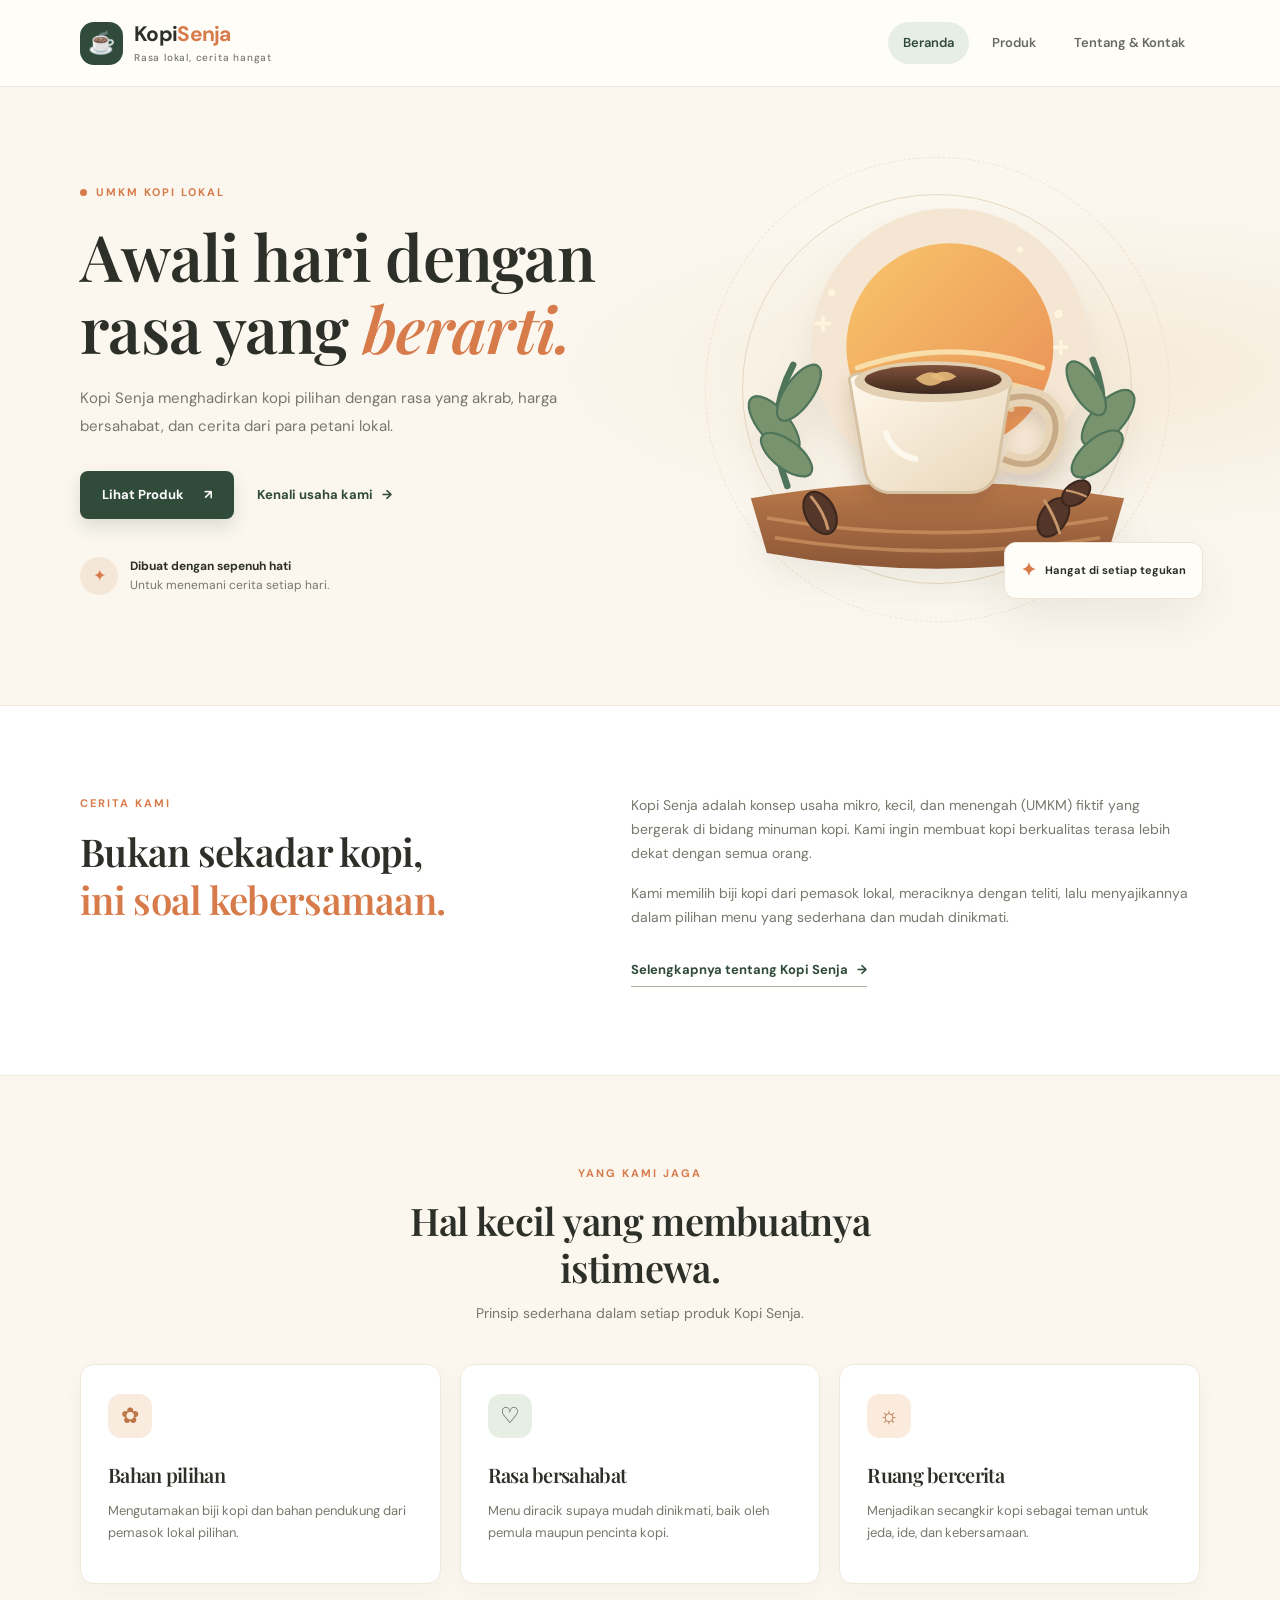
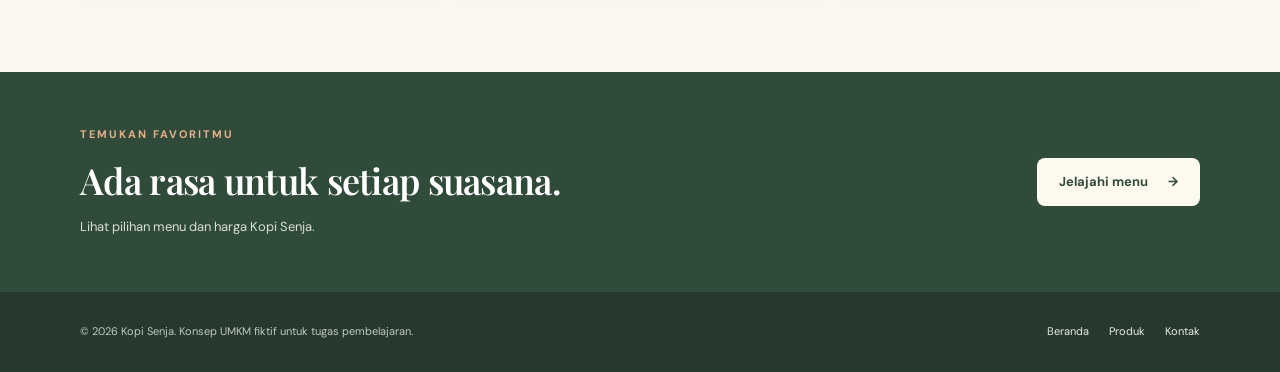
<file: index.html>
<!DOCTYPE html>
<html lang="id">
<head>
    <meta charset="UTF-8">
    <meta name="viewport" content="width=device-width, initial-scale=1.0">
    <meta name="description" content="Profil Kopi Senja, UMKM kopi lokal dengan cita rasa hangat dan bahan pilihan.">
    <title>Kopi Senja | Profil UMKM Kopi Lokal</title>
    <link rel="stylesheet" href="css/style.css">
</head>
<body>
    <header class="site-header">
        <div class="container header-inner">
            <a class="brand" href="index.html" aria-label="Kopi Senja, halaman utama">
                <span class="brand-mark" aria-hidden="true">☕</span>
                <span>Kopi<span class="brand-accent">Senja</span><small>Rasa lokal, cerita hangat</small></span>
            </a>
            <nav class="main-nav" aria-label="Navigasi utama">
                <a class="active" href="index.html" aria-current="page">Beranda</a>
                <a href="produk.html">Produk</a>
                <a href="kontak.html">Tentang & Kontak</a>
            </nav>
        </div>
    </header>

    <main>
        <section class="hero section-space">
            <div class="container hero-grid">
                <div class="hero-copy">
                    <p class="eyebrow"><span class="eyebrow-dot"></span> UMKM KOPI LOKAL</p>
                    <h1>Awali hari dengan rasa yang <span>berarti.</span></h1>
                    <p class="hero-description">Kopi Senja menghadirkan kopi pilihan dengan rasa yang akrab, harga bersahabat, dan cerita dari para petani lokal.</p>
                    <div class="hero-actions">
                        <a class="button button-primary" href="produk.html">Lihat Produk <span aria-hidden="true">↗</span></a>
                        <a class="text-link" href="kontak.html">Kenali usaha kami <span aria-hidden="true">→</span></a>
                    </div>
                    <div class="hero-note">
                        <span class="note-icon" aria-hidden="true">✦</span>
                        <p><strong>Dibuat dengan sepenuh hati</strong><br><span>Untuk menemani cerita setiap hari.</span></p>
                    </div>
                </div>
                <div class="hero-art-wrap">
                    <div class="art-orbit orbit-one"></div>
                    <div class="art-orbit orbit-two"></div>
                    <img class="hero-art" src="assets/kopi-senja.svg" alt="Ilustrasi secangkir kopi, biji kopi, dan matahari senja">
                    <div class="art-label"><span class="label-star" aria-hidden="true">✦</span><span>Hangat di setiap tegukan</span></div>
                </div>
            </div>
        </section>

        <section class="intro-section section-space">
            <div class="container intro-grid">
                <div>
                    <p class="eyebrow">CERITA KAMI</p>
                    <h2>Bukan sekadar kopi,<br><span>ini soal kebersamaan.</span></h2>
                </div>
                <div class="intro-copy">
                    <p>Kopi Senja adalah konsep usaha mikro, kecil, dan menengah (UMKM) fiktif yang bergerak di bidang minuman kopi. Kami ingin membuat kopi berkualitas terasa lebih dekat dengan semua orang.</p>
                    <p>Kami memilih biji kopi dari pemasok lokal, meraciknya dengan teliti, lalu menyajikannya dalam pilihan menu yang sederhana dan mudah dinikmati.</p>
                    <a class="underlined-link" href="kontak.html">Selengkapnya tentang Kopi Senja <span aria-hidden="true">→</span></a>
                </div>
            </div>
        </section>

        <section class="values-section section-space">
            <div class="container">
                <div class="section-heading">
                    <p class="eyebrow">YANG KAMI JAGA</p>
                    <h2>Hal kecil yang membuatnya istimewa.</h2>
                    <p>Prinsip sederhana dalam setiap produk Kopi Senja.</p>
                </div>
                <div class="value-grid">
                    <article class="value-card">
                        <span class="value-icon icon-cream" aria-hidden="true">✿</span>
                        <h3>Bahan pilihan</h3>
                        <p>Mengutamakan biji kopi dan bahan pendukung dari pemasok lokal pilihan.</p>
                    </article>
                    <article class="value-card">
                        <span class="value-icon icon-green" aria-hidden="true">♡</span>
                        <h3>Rasa bersahabat</h3>
                        <p>Menu diracik supaya mudah dinikmati, baik oleh pemula maupun pencinta kopi.</p>
                    </article>
                    <article class="value-card">
                        <span class="value-icon icon-orange" aria-hidden="true">☼</span>
                        <h3>Ruang bercerita</h3>
                        <p>Menjadikan secangkir kopi sebagai teman untuk jeda, ide, dan kebersamaan.</p>
                    </article>
                </div>
            </div>
        </section>

        <section class="cta-section">
            <div class="container cta-inner">
                <div>
                    <p class="eyebrow">TEMUKAN FAVORITMU</p>
                    <h2>Ada rasa untuk setiap suasana.</h2>
                    <p>Lihat pilihan menu dan harga Kopi Senja.</p>
                </div>
                <a class="button button-light" href="produk.html">Jelajahi menu <span aria-hidden="true">→</span></a>
            </div>
        </section>
    </main>

    <footer class="site-footer">
        <div class="container footer-inner">
            <p>© 2026 Kopi Senja. Konsep UMKM fiktif untuk tugas pembelajaran.</p>
            <div class="footer-links"><a href="index.html">Beranda</a><a href="produk.html">Produk</a><a href="kontak.html">Kontak</a></div>
        </div>
    </footer>
</body>
</html>
</file>
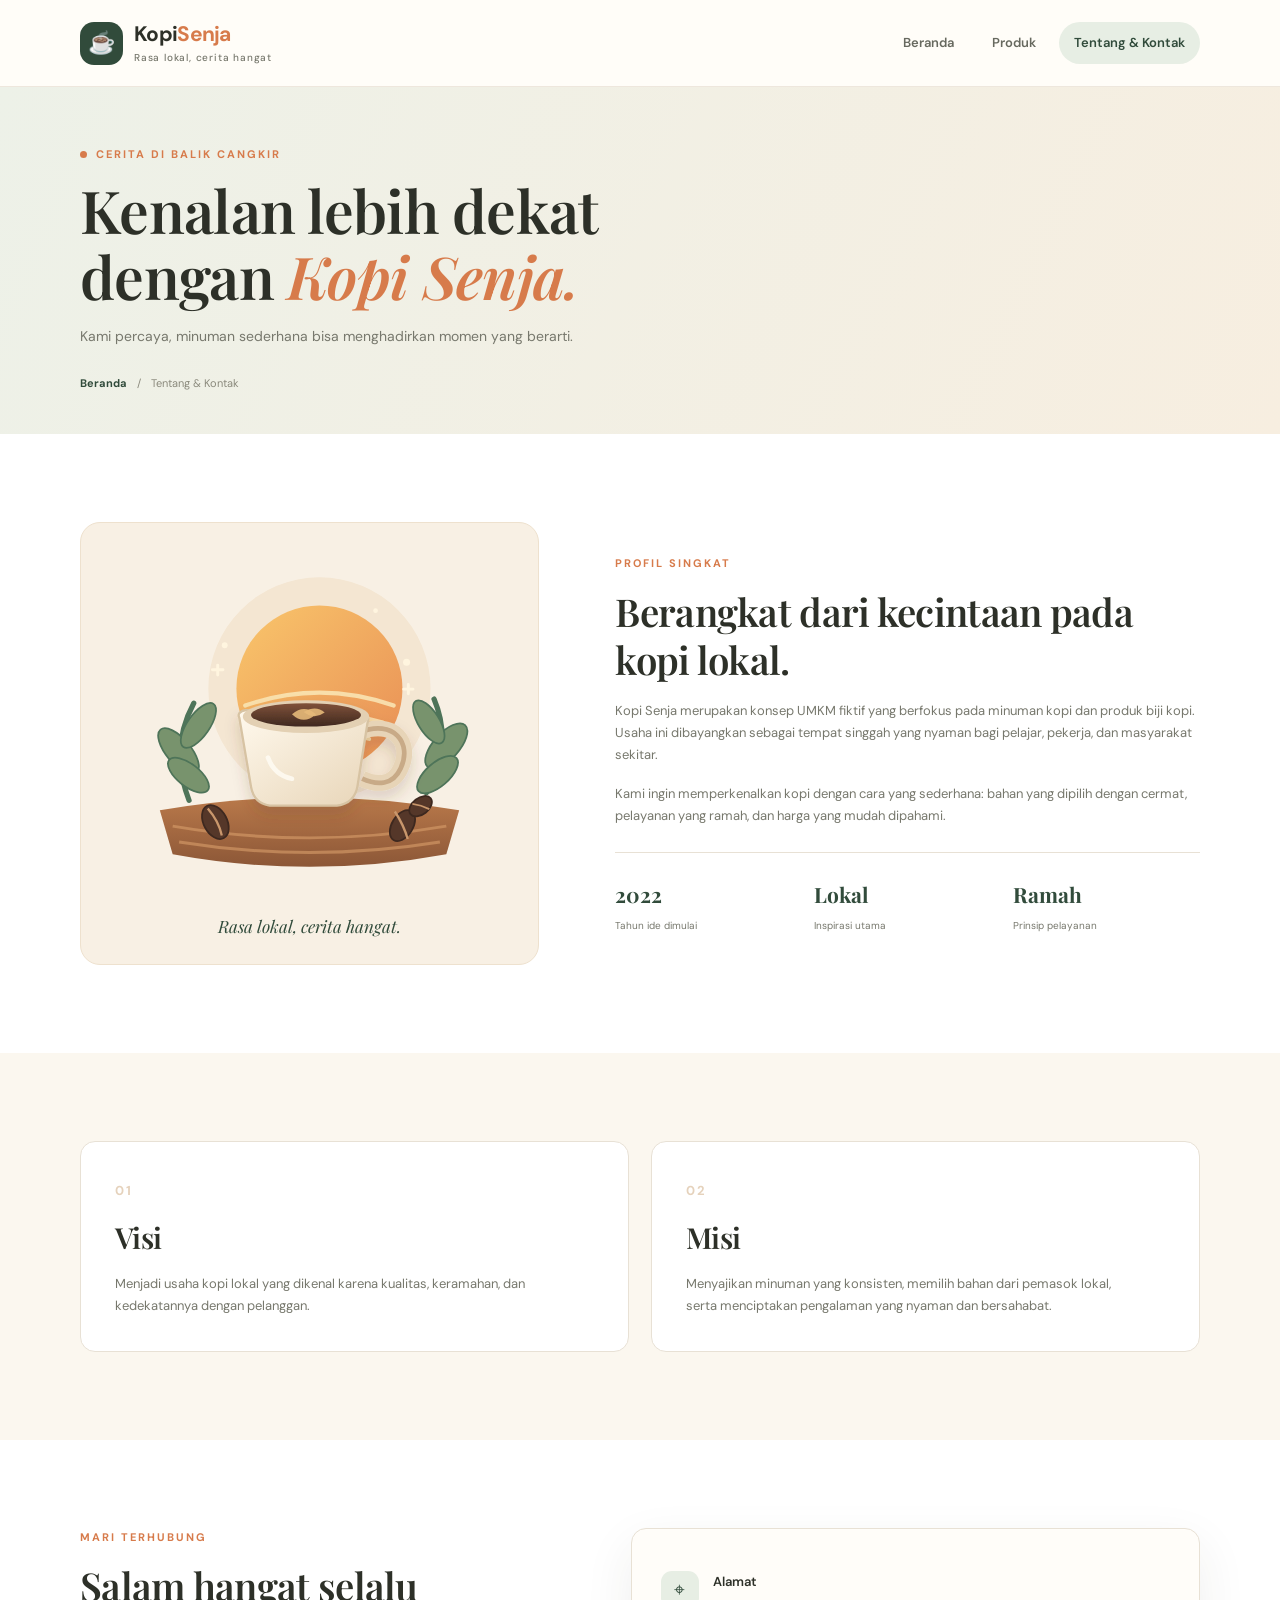
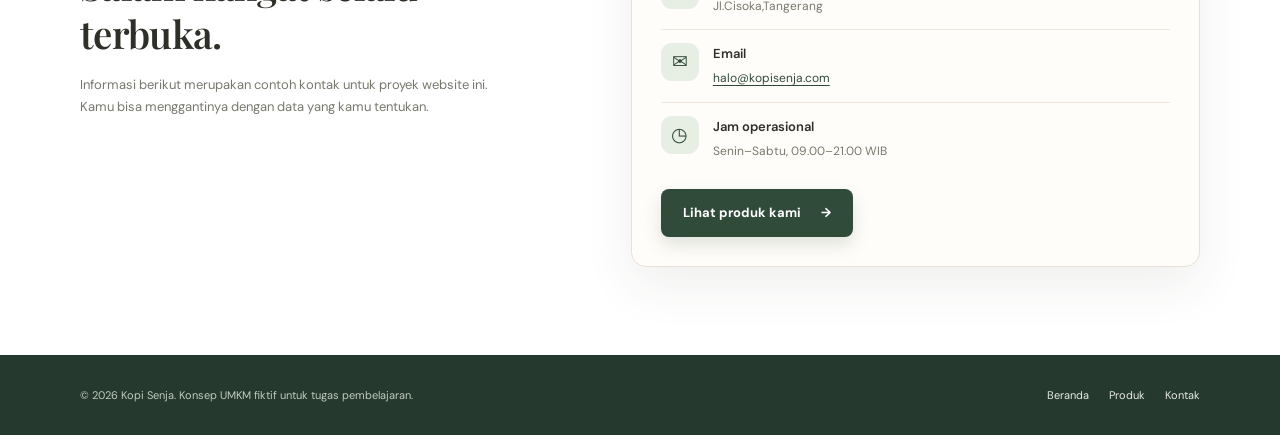
<file: kontak.html>
<!DOCTYPE html>
<html lang="id">
<head>
    <meta charset="UTF-8">
    <meta name="viewport" content="width=device-width, initial-scale=1.0">
    <meta name="description" content="Informasi profil, visi, misi, dan kontak Kopi Senja.">
    <title>Tentang & Kontak | Kopi Senja</title>
    <link rel="stylesheet" href="css/style.css">
</head>
<body>
    <header class="site-header">
        <div class="container header-inner">
            <a class="brand" href="index.html" aria-label="Kopi Senja, halaman utama">
                <span class="brand-mark" aria-hidden="true">☕</span>
                <span>Kopi<span class="brand-accent">Senja</span><small>Rasa lokal, cerita hangat</small></span>
            </a>
            <nav class="main-nav" aria-label="Navigasi utama">
                <a href="index.html">Beranda</a>
                <a href="produk.html">Produk</a>
                <a class="active" href="kontak.html" aria-current="page">Tentang & Kontak</a>
            </nav>
        </div>
    </header>

    <main>
        <section class="page-hero page-hero-green">
            <div class="container page-hero-inner">
                <p class="eyebrow"><span class="eyebrow-dot"></span> CERITA DI BALIK CANGKIR</p>
                <h1>Kenalan lebih dekat<br>dengan <span>Kopi Senja.</span></h1>
                <p>Kami percaya, minuman sederhana bisa menghadirkan momen yang berarti.</p>
                <div class="breadcrumb"><a href="index.html">Beranda</a><span aria-hidden="true">/</span><span>Tentang & Kontak</span></div>
            </div>
        </section>

        <section class="about-section section-space">
            <div class="container about-grid">
                <div class="about-art-card">
                    <img src="assets/kopi-senja.svg" alt="Ilustrasi identitas Kopi Senja berupa cangkir kopi dan matahari senja">
                    <p class="art-caption">Rasa lokal, cerita hangat.</p>
                </div>
                <div class="about-copy">
                    <p class="eyebrow">PROFIL SINGKAT</p>
                    <h2>Berangkat dari kecintaan pada kopi lokal.</h2>
                    <p>Kopi Senja merupakan konsep UMKM fiktif yang berfokus pada minuman kopi dan produk biji kopi. Usaha ini dibayangkan sebagai tempat singgah yang nyaman bagi pelajar, pekerja, dan masyarakat sekitar.</p>
                    <p>Kami ingin memperkenalkan kopi dengan cara yang sederhana: bahan yang dipilih dengan cermat, pelayanan yang ramah, dan harga yang mudah dipahami.</p>
                    <div class="stat-row">
                        <div><strong>2022</strong><span>Tahun ide dimulai</span></div>
                        <div><strong>Lokal</strong><span>Inspirasi utama</span></div>
                        <div><strong>Ramah</strong><span>Prinsip pelayanan</span></div>
                    </div>
                </div>
            </div>
        </section>

        <section class="mission-section section-space">
            <div class="container mission-grid">
                <article class="mission-card">
                    <span class="mission-number">01</span>
                    <h2>Visi</h2>
                    <p>Menjadi usaha kopi lokal yang dikenal karena kualitas, keramahan, dan kedekatannya dengan pelanggan.</p>
                </article>
                <article class="mission-card">
                    <span class="mission-number">02</span>
                    <h2>Misi</h2>
                    <p>Menyajikan minuman yang konsisten, memilih bahan dari pemasok lokal, serta menciptakan pengalaman yang nyaman dan bersahabat.</p>
                </article>
            </div>
        </section>

        <section class="contact-section section-space">
            <div class="container contact-grid">
                <div>
                    <p class="eyebrow">MARI TERHUBUNG</p>
                    <h2>Salam hangat selalu terbuka.</h2>
                    <p class="contact-lead">Informasi berikut merupakan contoh kontak untuk proyek website ini. Kamu bisa menggantinya dengan data yang kamu tentukan.</p>
                </div>
                <div class="contact-card">
                    <div class="contact-item"><span class="contact-icon" aria-hidden="true">⌖</span><div><h3>Alamat</h3><p>Jl.Cisoka,Tangerang</p></div></div>
                    <div class="contact-item"><span class="contact-icon" aria-hidden="true">✉</span><div><h3>Email</h3><p><a href="mailto:halo@kopisenja.example">halo@kopisenja.com</a></p></div></div>
                    <div class="contact-item"><span class="contact-icon" aria-hidden="true">◷</span><div><h3>Jam operasional</h3><p>Senin–Sabtu, 09.00–21.00 WIB</p></div></div>
                    <a class="button button-primary contact-button" href="produk.html">Lihat produk kami <span aria-hidden="true">→</span></a>
                </div>
            </div>
        </section>
    </main>

    <footer class="site-footer">
        <div class="container footer-inner">
            <p>© 2026 Kopi Senja. Konsep UMKM fiktif untuk tugas pembelajaran.</p>
            <div class="footer-links"><a href="index.html">Beranda</a><a href="produk.html">Produk</a><a href="kontak.html">Kontak</a></div>
        </div>
    </footer>
</body>
</html>
</file>
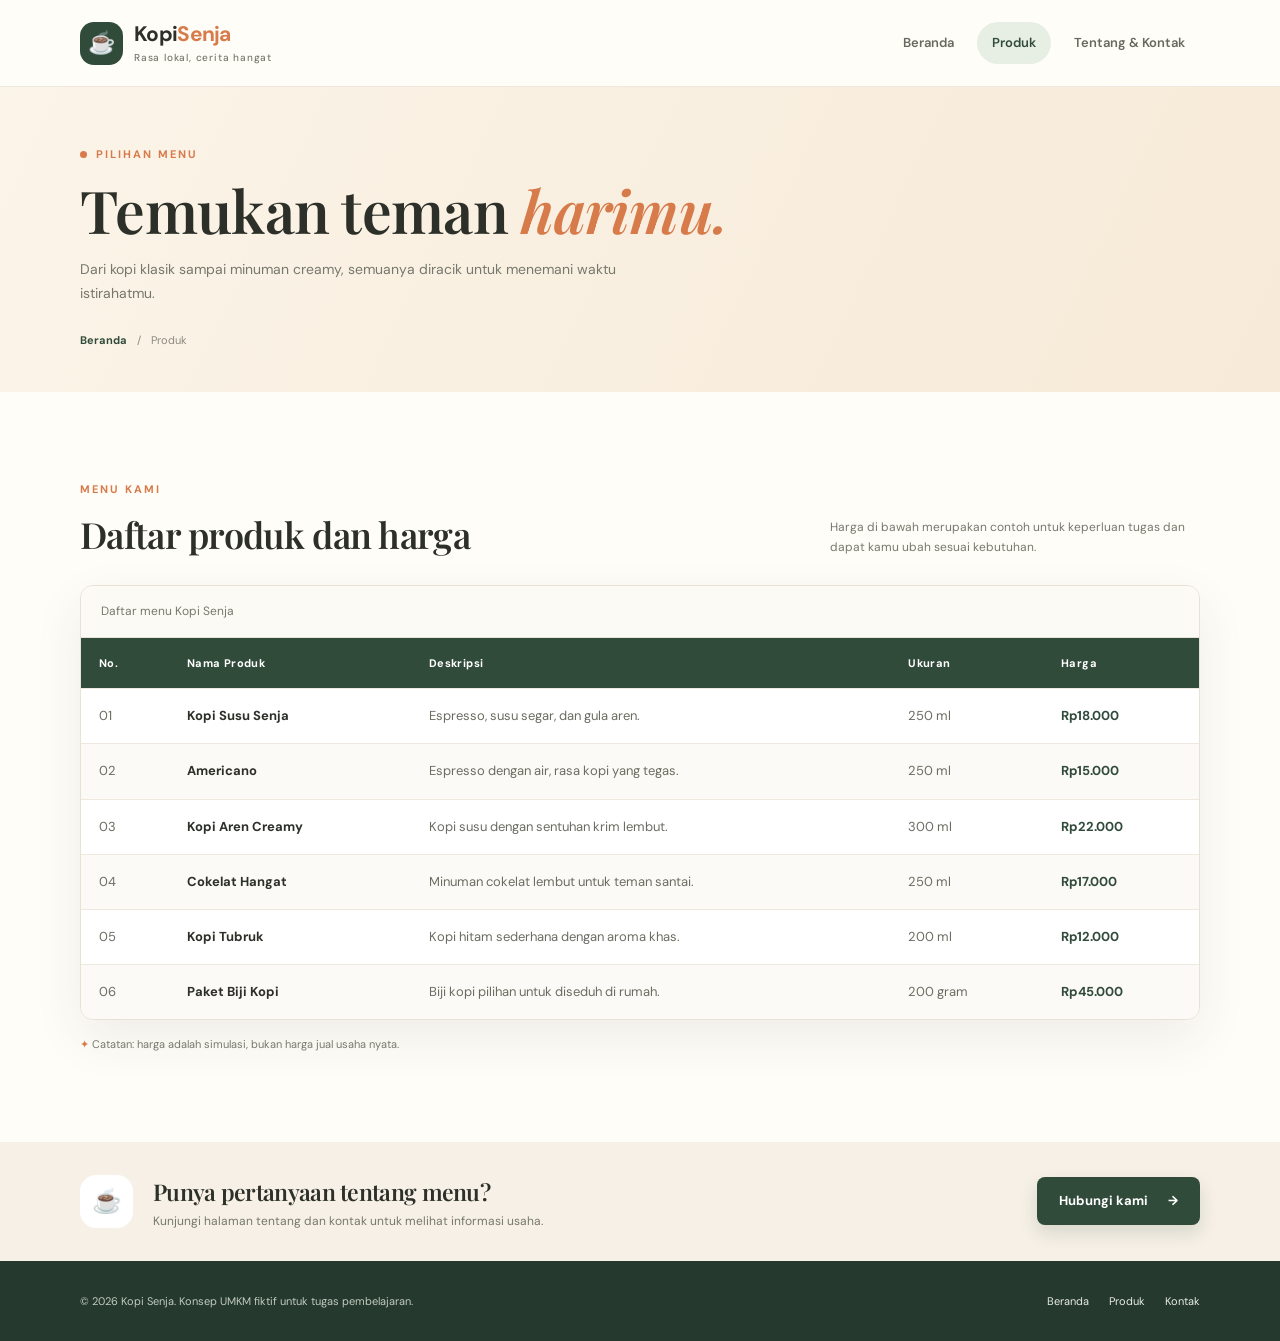
<file: produk.html>
<!DOCTYPE html>
<html lang="id">
<head>
    <meta charset="UTF-8">
    <meta name="viewport" content="width=device-width, initial-scale=1.0">
    <meta name="description" content="Daftar menu dan harga produk Kopi Senja.">
    <title>Produk & Harga | Kopi Senja</title>
    <link rel="stylesheet" href="css/style.css">
</head>
<body>
    <header class="site-header">
        <div class="container header-inner">
            <a class="brand" href="index.html" aria-label="Kopi Senja, halaman utama">
                <span class="brand-mark" aria-hidden="true">☕</span>
                <span>Kopi<span class="brand-accent">Senja</span><small>Rasa lokal, cerita hangat</small></span>
            </a>
            <nav class="main-nav" aria-label="Navigasi utama">
                <a href="index.html">Beranda</a>
                <a class="active" href="produk.html" aria-current="page">Produk</a>
                <a href="kontak.html">Tentang & Kontak</a>
            </nav>
        </div>
    </header>

    <main>
        <section class="page-hero">
            <div class="container page-hero-inner">
                <p class="eyebrow"><span class="eyebrow-dot"></span> PILIHAN MENU</p>
                <h1>Temukan teman <span>harimu.</span></h1>
                <p>Dari kopi klasik sampai minuman creamy, semuanya diracik untuk menemani waktu istirahatmu.</p>
                <div class="breadcrumb"><a href="index.html">Beranda</a><span aria-hidden="true">/</span><span>Produk</span></div>
            </div>
        </section>

        <section class="products-section section-space">
            <div class="container">
                <div class="products-intro">
                    <div>
                        <p class="eyebrow">MENU KAMI</p>
                        <h2>Daftar produk dan harga</h2>
                    </div>
                    <p>Harga di bawah merupakan contoh untuk keperluan tugas dan dapat kamu ubah sesuai kebutuhan.</p>
                </div>
                <div class="table-wrap">
                    <table>
                        <caption>Daftar menu Kopi Senja</caption>
                        <thead>
                            <tr>
                                <th scope="col">No.</th>
                                <th scope="col">Nama Produk</th>
                                <th scope="col">Deskripsi</th>
                                <th scope="col">Ukuran</th>
                                <th scope="col">Harga</th>
                            </tr>
                        </thead>
                        <tbody>
                            <tr><td>01</td><th scope="row">Kopi Susu Senja</th><td>Espresso, susu segar, dan gula aren.</td><td>250 ml</td><td class="price">Rp18.000</td></tr>
                            <tr><td>02</td><th scope="row">Americano</th><td>Espresso dengan air, rasa kopi yang tegas.</td><td>250 ml</td><td class="price">Rp15.000</td></tr>
                            <tr><td>03</td><th scope="row">Kopi Aren Creamy</th><td>Kopi susu dengan sentuhan krim lembut.</td><td>300 ml</td><td class="price">Rp22.000</td></tr>
                            <tr><td>04</td><th scope="row">Cokelat Hangat</th><td>Minuman cokelat lembut untuk teman santai.</td><td>250 ml</td><td class="price">Rp17.000</td></tr>
                            <tr><td>05</td><th scope="row">Kopi Tubruk</th><td>Kopi hitam sederhana dengan aroma khas.</td><td>200 ml</td><td class="price">Rp12.000</td></tr>
                            <tr><td>06</td><th scope="row">Paket Biji Kopi</th><td>Biji kopi pilihan untuk diseduh di rumah.</td><td>200 gram</td><td class="price">Rp45.000</td></tr>
                        </tbody>
                    </table>
                </div>
                <p class="table-note"><span aria-hidden="true">✦</span> Catatan: harga adalah simulasi, bukan harga jual usaha nyata.</p>
            </div>
        </section>

        <section class="order-section">
            <div class="container order-inner">
                <div class="order-icon" aria-hidden="true">☕</div>
                <div>
                    <h2>Punya pertanyaan tentang menu?</h2>
                    <p>Kunjungi halaman tentang dan kontak untuk melihat informasi usaha.</p>
                </div>
                <a class="button button-primary" href="kontak.html">Hubungi kami <span aria-hidden="true">→</span></a>
            </div>
        </section>
    </main>

    <footer class="site-footer">
        <div class="container footer-inner">
            <p>© 2026 Kopi Senja. Konsep UMKM fiktif untuk tugas pembelajaran.</p>
            <div class="footer-links"><a href="index.html">Beranda</a><a href="produk.html">Produk</a><a href="kontak.html">Kontak</a></div>
        </div>
    </footer>
</body>
</html>
</file>
<file: css/style.css>
@import url('https://fonts.googleapis.com/css2?family=DM+Sans:wght@400;500;600;700&family=Playfair+Display:wght@500;600;700&display=swap');

:root {
    --cream: #fbf7ef;
    --paper: #fffdf8;
    --ink: #2d3028;
    --muted: #77786d;
    --green: #314b3b;
    --green-light: #e7eee4;
    --orange: #d77b4b;
    --line: #e8e1d5;
    --shadow: 0 18px 50px rgba(56, 48, 35, 0.08);
}

* { margin: 0; padding: 0; box-sizing: border-box; }
html { scroll-behavior: smooth; }
body { font-family: 'DM Sans', Arial, sans-serif; color: var(--ink); background: var(--paper); line-height: 1.7; }
a { color: inherit; text-decoration: none; }
img { display: block; max-width: 100%; }
.container { width: min(1120px, calc(100% - 48px)); margin: 0 auto; }
.section-space { padding: 88px 0; }

.site-header { position: relative; z-index: 2; background: rgba(255, 253, 248, .96); border-bottom: 1px solid rgba(232, 225, 213, .75); }
.header-inner { min-height: 86px; display: flex; align-items: center; justify-content: space-between; gap: 30px; }
.brand { display: inline-flex; align-items: center; gap: 11px; font-size: 21px; line-height: 1.1; font-weight: 700; letter-spacing: -.7px; }
.brand-mark { width: 43px; height: 43px; display: grid; place-items: center; background: var(--green); color: white; font-size: 22px; border-radius: 14px; }
.brand-accent { color: var(--orange); }
.brand small { display: block; margin-top: 6px; color: var(--muted); font-size: 10px; font-weight: 500; letter-spacing: .8px; }
.main-nav { display: flex; align-items: center; gap: 8px; }
.main-nav a { color: #67695f; font-size: 13px; font-weight: 600; padding: 10px 15px; border-radius: 99px; transition: background .2s, color .2s; }
.main-nav a:hover, .main-nav a.active { background: var(--green-light); color: var(--green); }

.hero { overflow: hidden; padding: 72px 0 86px; background: radial-gradient(ellipse at 83% 46%, #f5ead7 0, #fbf7ef 36%, #fbf7ef 70%); }
.hero-grid { display: grid; grid-template-columns: 1.02fr .98fr; align-items: center; gap: 48px; }
.eyebrow { display: flex; align-items: center; gap: 9px; color: var(--orange); font-size: 11px; font-weight: 700; letter-spacing: 2px; text-transform: uppercase; }
.eyebrow-dot { width: 7px; height: 7px; display: inline-block; flex: 0 0 7px; border-radius: 50%; background: var(--orange); }
h1, h2, h3 { font-family: 'Playfair Display', Georgia, serif; font-weight: 600; letter-spacing: -.7px; }
.hero h1 { max-width: 570px; margin-top: 19px; font-size: clamp(42px, 5vw, 65px); line-height: 1.12; }
.hero h1 span, .page-hero h1 span { color: var(--orange); font-style: italic; }
.hero-description { max-width: 480px; margin-top: 20px; color: var(--muted); font-size: 15px; line-height: 1.9; }
.hero-actions { margin-top: 30px; display: flex; align-items: center; flex-wrap: wrap; gap: 23px; }
.button { display: inline-flex; justify-content: center; align-items: center; gap: 20px; min-height: 48px; padding: 0 22px; border-radius: 8px; font-size: 13px; font-weight: 700; transition: transform .2s, background .2s; }
.button:hover { transform: translateY(-2px); }
.button-primary { color: white; background: var(--green); box-shadow: 0 8px 17px rgba(49, 75, 59, .15); }
.button-primary:hover { background: #243a2d; }
.text-link, .underlined-link { color: var(--green); font-size: 13px; font-weight: 700; }
.text-link span, .underlined-link span { margin-left: 6px; }
.underlined-link { display: inline-block; margin-top: 12px; padding-bottom: 5px; border-bottom: 1px solid #aab9a6; }
.hero-note { display: flex; align-items: center; gap: 12px; margin-top: 38px; }
.note-icon { width: 38px; height: 38px; display: grid; place-items: center; color: var(--orange); background: #f5e7d7; border-radius: 50%; }
.hero-note p { font-size: 12px; line-height: 1.6; }
.hero-note strong { font-size: 12px; }
.hero-note p span { color: var(--muted); }
.hero-art-wrap { min-height: 460px; position: relative; display: grid; place-items: center; }
.hero-art { position: relative; z-index: 1; width: min(100%, 550px); filter: drop-shadow(0 20px 17px rgba(75, 55, 35, .07)); }
.art-orbit { position: absolute; border: 1px solid #e8d7c1; border-radius: 50%; }
.orbit-one { width: 390px; height: 390px; }
.orbit-two { width: 465px; height: 465px; border-style: dashed; opacity: .65; }
.art-label { position: absolute; right: -3px; bottom: 20px; z-index: 1; display: flex; align-items: center; gap: 9px; padding: 12px 16px; border: 1px solid #eee4d5; border-radius: 12px; background: #fffdf8; box-shadow: var(--shadow); font-size: 11px; font-weight: 700; }
.label-star { color: var(--orange); font-size: 18px; }

.intro-section { background: white; border-top: 1px solid #f1ebdf; border-bottom: 1px solid #f1ebdf; }
.intro-grid { display: grid; grid-template-columns: .9fr 1.1fr; gap: 85px; align-items: start; }
.intro-grid h2, .section-heading h2, .products-intro h2, .about-copy h2, .contact-grid h2 { margin-top: 14px; font-size: clamp(29px, 3vw, 40px); line-height: 1.25; }
.intro-grid h2 span { color: var(--orange); }
.intro-copy p { color: var(--muted); font-size: 14px; margin-bottom: 17px; }
.values-section { background: var(--cream); }
.section-heading { max-width: 620px; margin: 0 auto 38px; text-align: center; }
.section-heading .eyebrow { justify-content: center; }
.section-heading h2 { font-size: clamp(28px, 3vw, 38px); }
.section-heading > p:last-child { margin-top: 10px; color: var(--muted); font-size: 14px; }
.value-grid { display: grid; grid-template-columns: repeat(3, 1fr); gap: 19px; }
.value-card { min-height: 220px; padding: 29px 27px; background: white; border: 1px solid #f0e8dc; border-radius: 14px; box-shadow: 0 8px 25px rgba(56, 48, 35, .035); }
.value-icon { width: 44px; height: 44px; display: grid; place-items: center; border-radius: 13px; font-size: 22px; }
.icon-cream { color: #bd7648; background: #f9ebdd; }
.icon-green { color: var(--green); background: var(--green-light); }
.icon-orange { color: #a76437; background: #fbebdc; }
.value-card h3 { margin-top: 20px; font-size: 20px; }
.value-card p { margin-top: 8px; color: var(--muted); font-size: 13px; }
.cta-section { padding: 53px 0; background: var(--green); color: white; }
.cta-inner { display: flex; justify-content: space-between; align-items: center; gap: 25px; }
.cta-inner .eyebrow { color: #e5b18b; }
.cta-inner h2 { margin-top: 7px; font-size: clamp(27px, 3vw, 36px); }
.cta-inner p:last-child { margin-top: 5px; color: #d7dfd4; font-size: 13px; }
.button-light { color: var(--green); background: #fffaf0; white-space: nowrap; }
.button-light:hover { background: white; }
.site-footer { background: #26392e; color: #d2d9d0; }
.footer-inner { min-height: 80px; display: flex; align-items: center; justify-content: space-between; gap: 18px; }
.footer-inner p { font-size: 11px; color: #c1cbbf; }
.footer-links { display: flex; gap: 20px; }
.footer-links a { font-size: 11px; color: #e7ece5; }
.footer-links a:hover { color: #f3bd91; }

.page-hero { padding: 58px 0 42px; background: linear-gradient(115deg, #fbf4e8, #f7ead8); }
.page-hero-green { background: linear-gradient(115deg, #edf1e8, #f7eee0); }
.page-hero-inner { max-width: 1120px; }
.page-hero h1 { margin-top: 13px; font-size: clamp(40px, 5vw, 59px); line-height: 1.13; }
.page-hero h1 span { color: var(--orange); }
.page-hero-inner > p:not(.eyebrow) { max-width: 610px; margin-top: 15px; color: var(--muted); font-size: 14px; }
.breadcrumb { display: flex; align-items: center; gap: 10px; margin-top: 25px; color: #8a897c; font-size: 11px; }
.breadcrumb a { color: var(--green); font-weight: 700; }
.products-section { background: var(--paper); }
.products-intro { display: flex; align-items: end; justify-content: space-between; gap: 35px; margin-bottom: 28px; }
.products-intro h2 { font-size: clamp(27px, 3vw, 36px); }
.products-intro > p { max-width: 370px; color: var(--muted); font-size: 12px; }
.table-wrap { overflow-x: auto; border: 1px solid var(--line); border-radius: 13px; background: white; box-shadow: var(--shadow); }
table { width: 100%; border-collapse: collapse; min-width: 720px; text-align: left; font-size: 13px; }
caption { padding: 15px 20px; text-align: left; color: var(--muted); background: #fcfaf5; border-bottom: 1px solid var(--line); font-size: 12px; }
thead { background: var(--green); color: white; }
th, td { padding: 16px 18px; border-bottom: 1px solid #eee8de; vertical-align: top; }
thead th { font-size: 11px; letter-spacing: .4px; font-weight: 700; white-space: nowrap; }
tbody tr:last-child td, tbody tr:last-child th { border-bottom: none; }
tbody tr:nth-child(even) { background: #fcfaf6; }
tbody td { color: #6b6d62; }
tbody th[scope="row"] { color: var(--ink); font-size: 13px; white-space: nowrap; }
tbody .price { color: var(--green); font-weight: 700; white-space: nowrap; }
.table-note { margin-top: 15px; color: var(--muted); font-size: 11px; }
.table-note span { color: var(--orange); }
.order-section { padding: 30px 0; background: #f6f0e6; }
.order-inner { display: flex; align-items: center; gap: 20px; }
.order-icon { width: 53px; height: 53px; flex: 0 0 53px; display: grid; place-items: center; border-radius: 16px; background: white; font-size: 24px; }
.order-inner > div:nth-child(2) { flex: 1; }
.order-inner h2 { font-size: 23px; }
.order-inner p { color: var(--muted); font-size: 12px; }

.about-section { background: white; }
.about-grid { display: grid; grid-template-columns: .88fr 1.12fr; gap: 76px; align-items: center; }
.about-art-card { padding: 18px; border-radius: 20px; background: #f8f0e4; border: 1px solid #eee1ce; }
.about-art-card img { width: 100%; }
.art-caption { padding: 8px 10px 5px; color: var(--green); text-align: center; font-family: 'Playfair Display', Georgia, serif; font-size: 17px; font-style: italic; }
.about-copy > p:not(.eyebrow) { margin-top: 17px; color: var(--muted); font-size: 13px; }
.stat-row { display: grid; grid-template-columns: repeat(3, 1fr); gap: 12px; padding-top: 24px; margin-top: 25px; border-top: 1px solid var(--line); }
.stat-row div { display: flex; flex-direction: column; gap: 4px; }
.stat-row strong { color: var(--green); font-family: 'Playfair Display', Georgia, serif; font-size: 21px; }
.stat-row span { color: var(--muted); font-size: 10px; }
.mission-section { background: var(--cream); }
.mission-grid { display: grid; grid-template-columns: 1fr 1fr; gap: 22px; }
.mission-card { position: relative; overflow: hidden; padding: 34px; border: 1px solid var(--line); border-radius: 15px; background: white; }
.mission-number { color: #e5d2bc; font-size: 13px; font-weight: 700; letter-spacing: 2px; }
.mission-card h2 { margin-top: 10px; font-size: 29px; }
.mission-card p { max-width: 440px; margin-top: 10px; color: var(--muted); font-size: 13px; }
.contact-section { background: white; }
.contact-grid { display: grid; grid-template-columns: .9fr 1.1fr; gap: 85px; align-items: start; }
.contact-grid h2 { max-width: 390px; }
.contact-lead { max-width: 410px; margin-top: 17px; color: var(--muted); font-size: 13px; }
.contact-card { padding: 29px; border: 1px solid var(--line); border-radius: 15px; background: #fffdf9; box-shadow: var(--shadow); }
.contact-item { display: flex; align-items: flex-start; gap: 14px; padding: 13px 0; }
.contact-item + .contact-item { border-top: 1px solid #f0e8dc; }
.contact-icon { display: grid; place-items: center; width: 38px; height: 38px; flex: 0 0 38px; border-radius: 11px; color: var(--green); background: var(--green-light); font-size: 19px; }
.contact-item h3 { font-family: 'DM Sans', Arial, sans-serif; font-size: 13px; letter-spacing: 0; }
.contact-item p { margin-top: 3px; color: var(--muted); font-size: 12px; overflow-wrap: anywhere; }
.contact-item p a { color: var(--green); text-decoration: underline; text-underline-offset: 3px; }
.contact-button { margin-top: 15px; }

@media (max-width: 800px) {
    .container { width: min(100% - 36px, 620px); }
    .header-inner { min-height: 76px; align-items: flex-start; flex-direction: column; gap: 12px; padding: 16px 0; }
    .main-nav { width: 100%; gap: 3px; flex-wrap: wrap; }
    .main-nav a { padding: 8px 11px; font-size: 12px; }
    .hero { padding: 52px 0 62px; }
    .hero-grid, .intro-grid, .about-grid, .contact-grid { grid-template-columns: 1fr; gap: 34px; }
    .hero-art-wrap { min-height: 340px; }
    .hero-art { max-width: 420px; }
    .orbit-one { width: 290px; height: 290px; }
    .orbit-two { width: 340px; height: 340px; }
    .art-label { right: 0; bottom: 3px; }
    .section-space { padding: 62px 0; }
    .intro-grid { gap: 20px; }
    .value-grid { grid-template-columns: 1fr; }
    .value-card { min-height: auto; }
    .cta-inner { align-items: flex-start; flex-direction: column; }
    .footer-inner { align-items: flex-start; flex-direction: column; padding: 21px 0; }
    .page-hero { padding-top: 46px; }
    .products-intro { align-items: flex-start; flex-direction: column; gap: 12px; }
    .order-inner { align-items: flex-start; flex-wrap: wrap; }
    .order-inner > div:nth-child(2) { min-width: calc(100% - 80px); }
    .order-inner .button { margin-left: 73px; }
    .about-art-card { max-width: 470px; margin: 0 auto; }
    .contact-grid { gap: 25px; }
}

@media (max-width: 480px) {
    .container { width: calc(100% - 28px); }
    .brand { font-size: 19px; }
    .main-nav a { padding: 7px 9px; font-size: 11px; }
    .hero h1 { font-size: 42px; }
    .hero-art-wrap { min-height: 290px; }
    .orbit-one { width: 245px; height: 245px; }
    .orbit-two { width: 290px; height: 290px; }
    .art-label { right: 0; bottom: -4px; font-size: 10px; }
    .hero-actions { gap: 16px; }
    .button { padding: 0 17px; }
    .stat-row { gap: 8px; }
    .stat-row strong { font-size: 18px; }
    .mission-grid { grid-template-columns: 1fr; }
    .mission-card { padding: 27px; }
    .contact-card { padding: 20px; }
    .footer-links { gap: 14px; }
}
</file>
